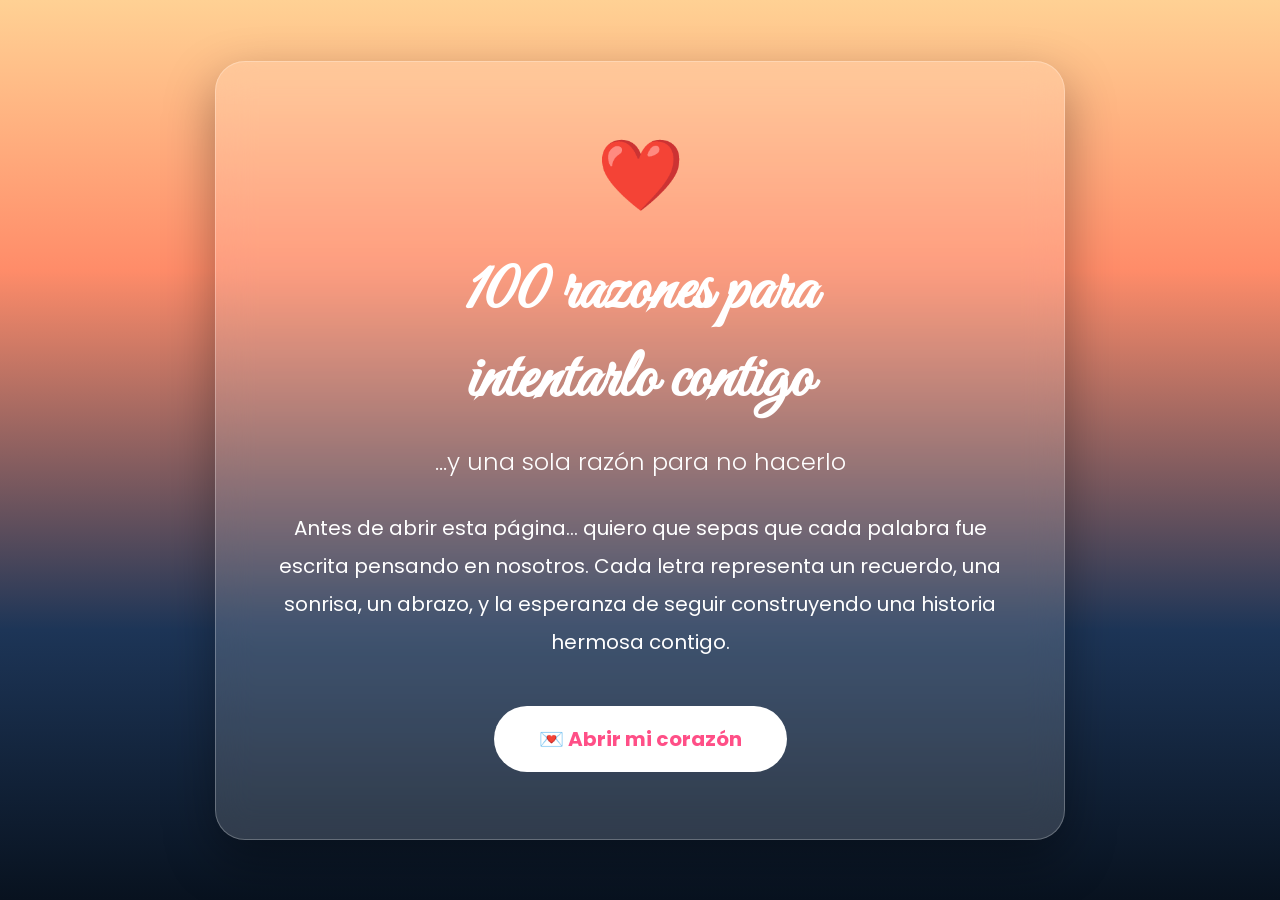
<file: index.html>
<!DOCTYPE html>
<html lang="es">
<head>

<meta charset="UTF-8">
<meta name="viewport" content="width=device-width, initial-scale=1.0">

<title>100 razones para intentarlo contigo ❤️</title>

<link rel="stylesheet" href="style.css">

<link rel="preconnect" href="https://fonts.googleapis.com">
<link rel="preconnect" href="https://fonts.gstatic.com" crossorigin>

<link href="https://fonts.googleapis.com/css2?family=Poppins:wght@300;400;600;700&family=Great+Vibes&display=swap" rel="stylesheet">

</head>

<body>

<div id="particles"></div>

<div class="container">

<div class="glass">

<div class="heart">
❤️
</div>

<h1>
100 razones para<br>
intentarlo contigo
</h1>

<h2>
...y una sola razón para no hacerlo
</h2>

<p class="texto">

Antes de abrir esta página...

quiero que sepas que cada palabra fue escrita pensando en nosotros.

Cada letra representa un recuerdo,
una sonrisa,
un abrazo,
y la esperanza de seguir construyendo una historia hermosa contigo.

</p>

<a href="razones.html" class="boton">

💌 Abrir mi corazón

</a>

</div>

</div>

<script src="script.js"></script>

</body>
</html>
</file>
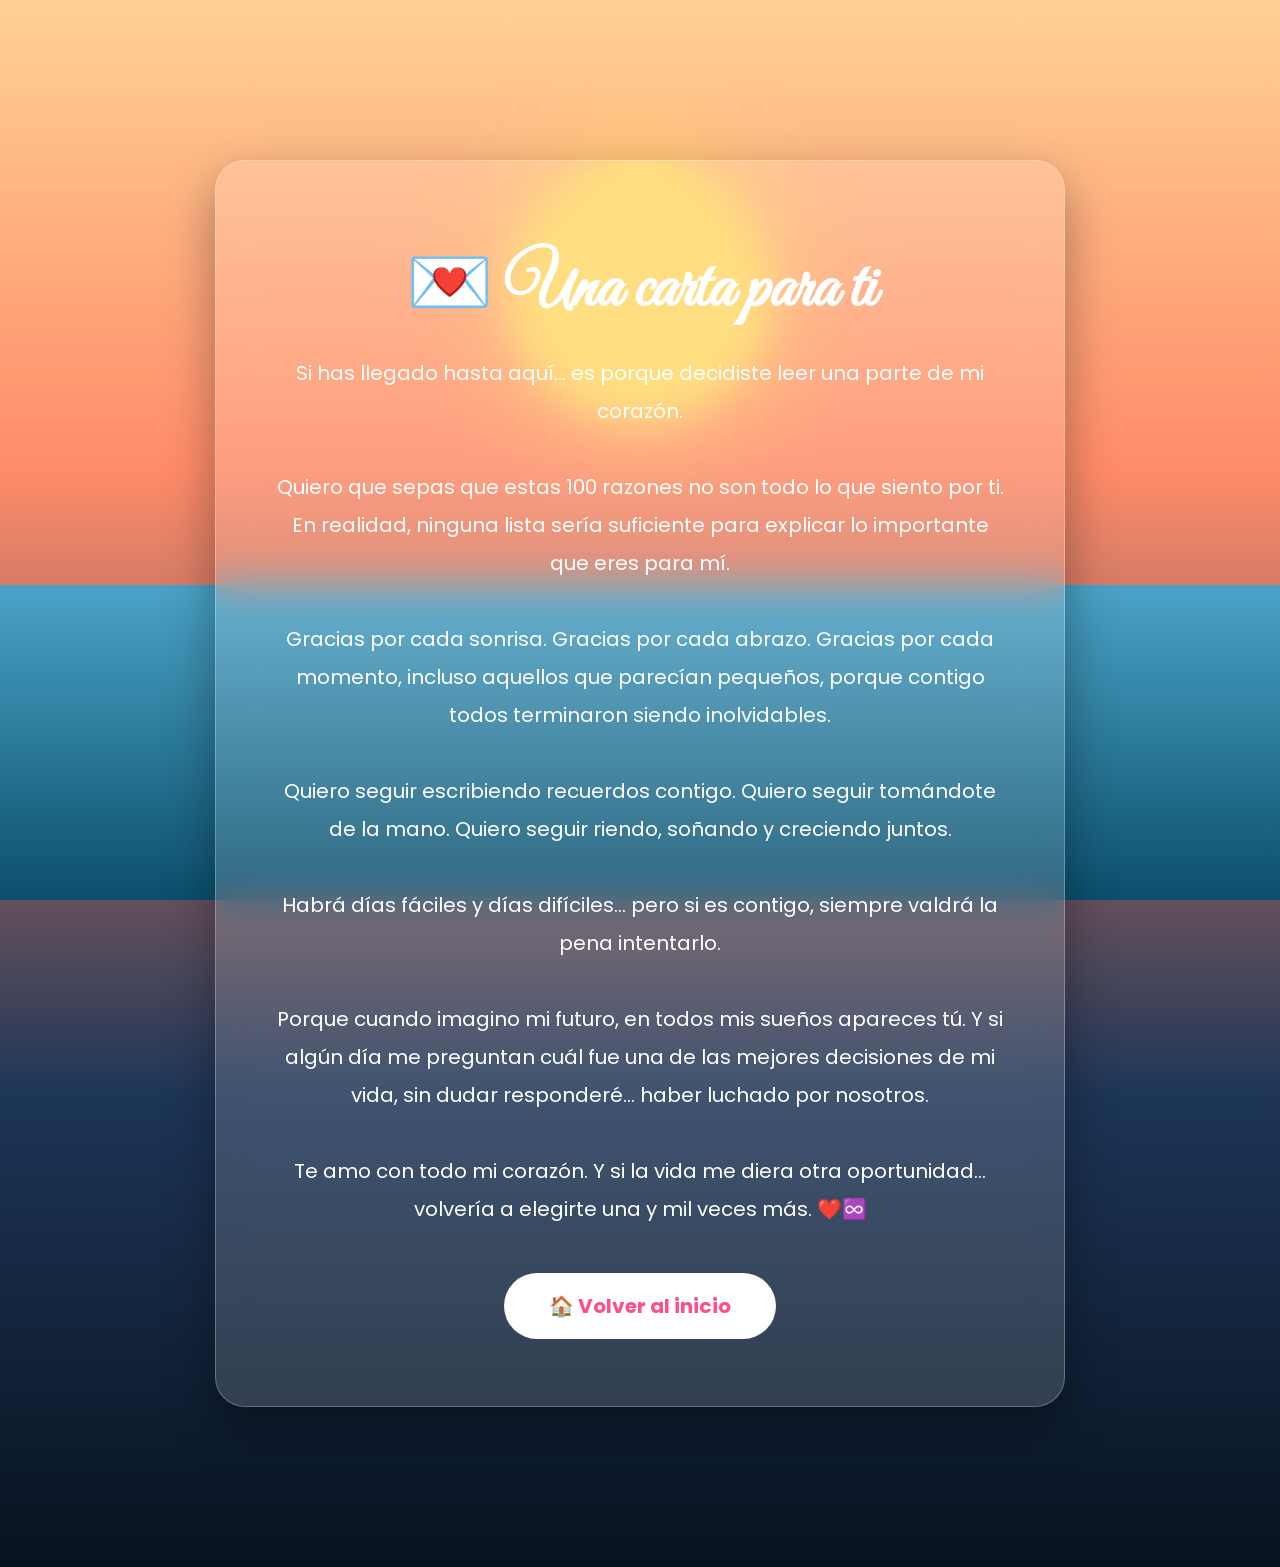
<file: carta.html>
<!DOCTYPE html>
<html lang="es">

<head>

<meta charset="UTF-8">
<meta name="viewport" content="width=device-width, initial-scale=1.0">

<title>Mi Carta ❤️</title>

<link rel="stylesheet" href="style.css">

<link rel="preconnect" href="https://fonts.googleapis.com">

<link rel="preconnect" href="https://fonts.gstatic.com" crossorigin>

<link href="https://fonts.googleapis.com/css2?family=Great+Vibes&family=Poppins:wght@300;400;600&display=swap" rel="stylesheet">

</head>

<body class="page">

<div class="background">
<div class="sun"></div>
<div class="sea"></div>
</div>

<section class="glass" style="max-width:900px;margin:80px auto;">

<h1>💌 Una carta para ti</h1>

<p class="texto">

Si has llegado hasta aquí...

es porque decidiste leer una parte de mi corazón.

<br><br>

Quiero que sepas que estas 100 razones no son todo lo que siento por ti.

En realidad, ninguna lista sería suficiente para explicar lo importante que eres para mí.

<br><br>

Gracias por cada sonrisa.

Gracias por cada abrazo.

Gracias por cada momento, incluso aquellos que parecían pequeños, porque contigo todos terminaron siendo inolvidables.

<br><br>

Quiero seguir escribiendo recuerdos contigo.

Quiero seguir tomándote de la mano.

Quiero seguir riendo, soñando y creciendo juntos.

<br><br>

Habrá días fáciles y días difíciles...

pero si es contigo,

siempre valdrá la pena intentarlo.

<br><br>

Porque cuando imagino mi futuro,

en todos mis sueños apareces tú.

Y si algún día me preguntan cuál fue una de las mejores decisiones de mi vida,

sin dudar responderé...

haber luchado por nosotros.

<br><br>

Te amo con todo mi corazón.

Y si la vida me diera otra oportunidad...

volvería a elegirte una y mil veces más.

❤️♾️

</p>

<a href="index.html" class="boton">

🏠 Volver al inicio

</a>

</section>

<script src="script.js"></script>

</body>

</html>
</file>
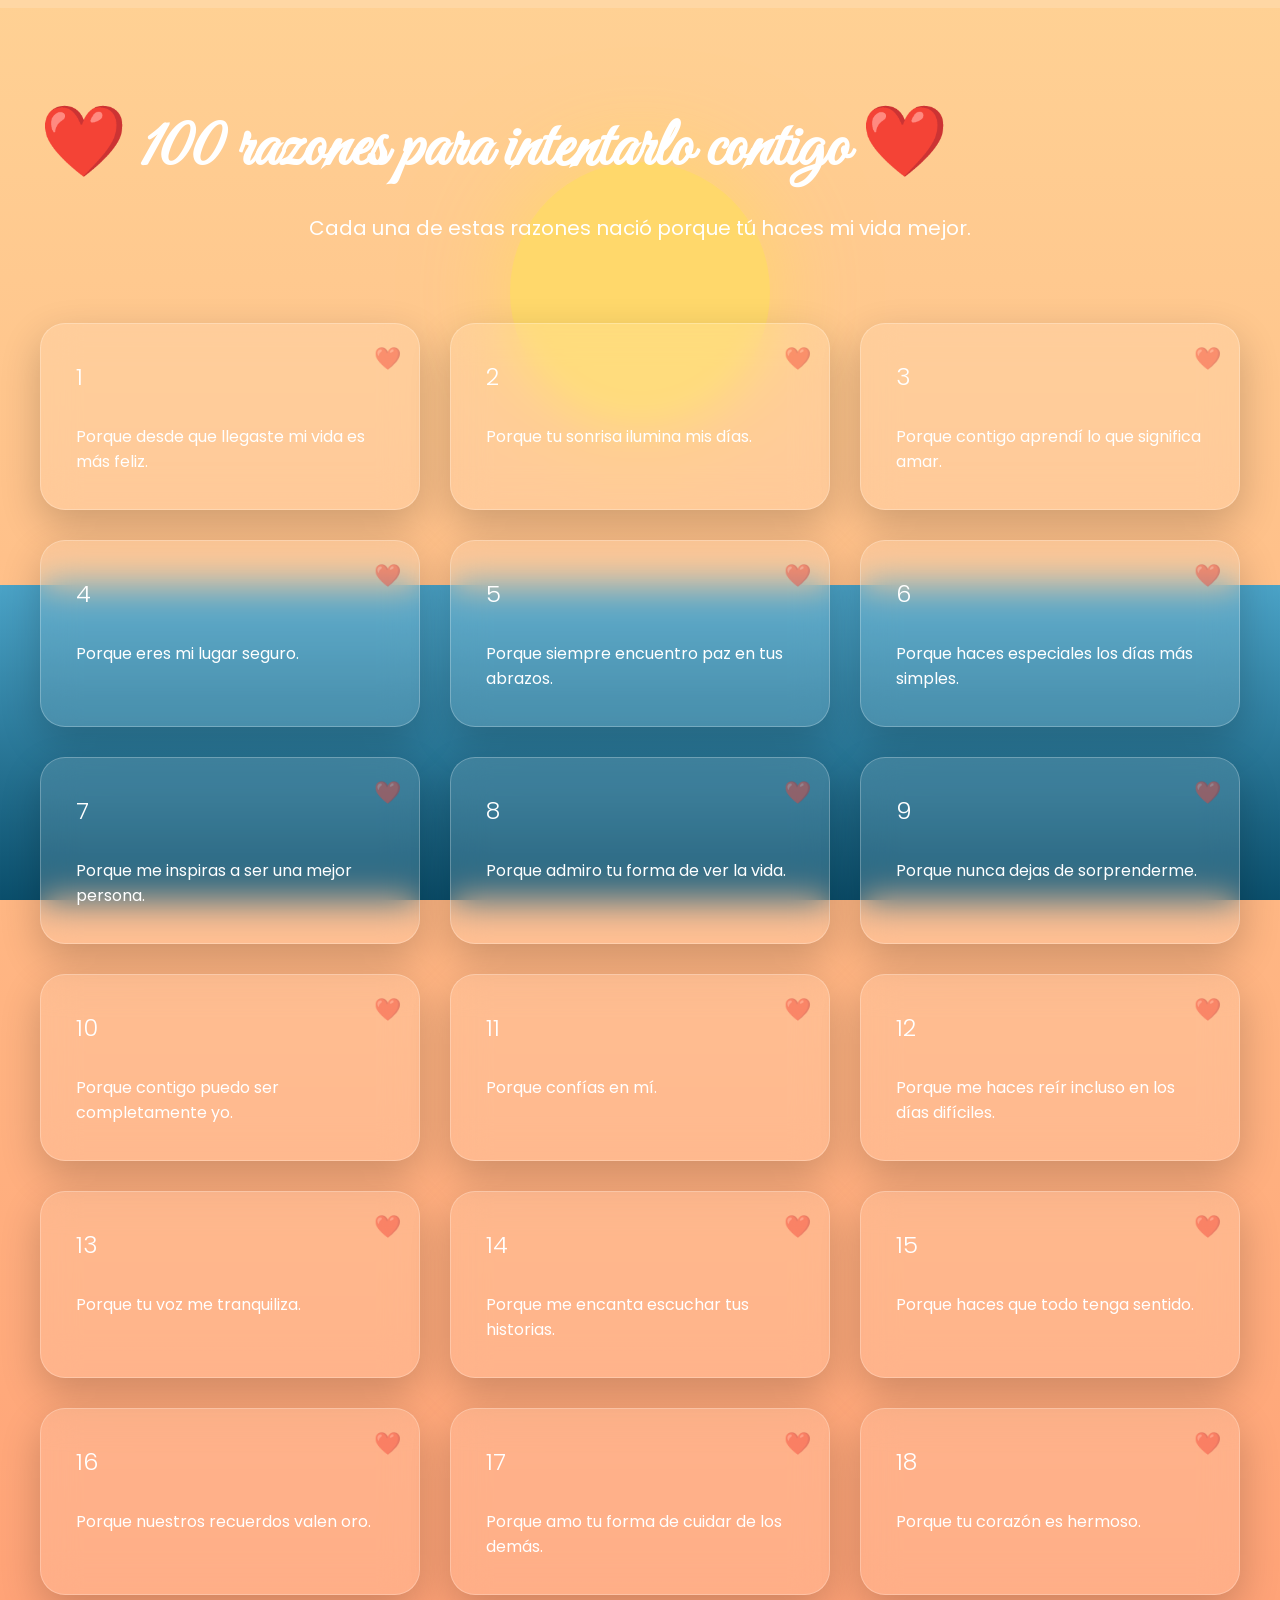
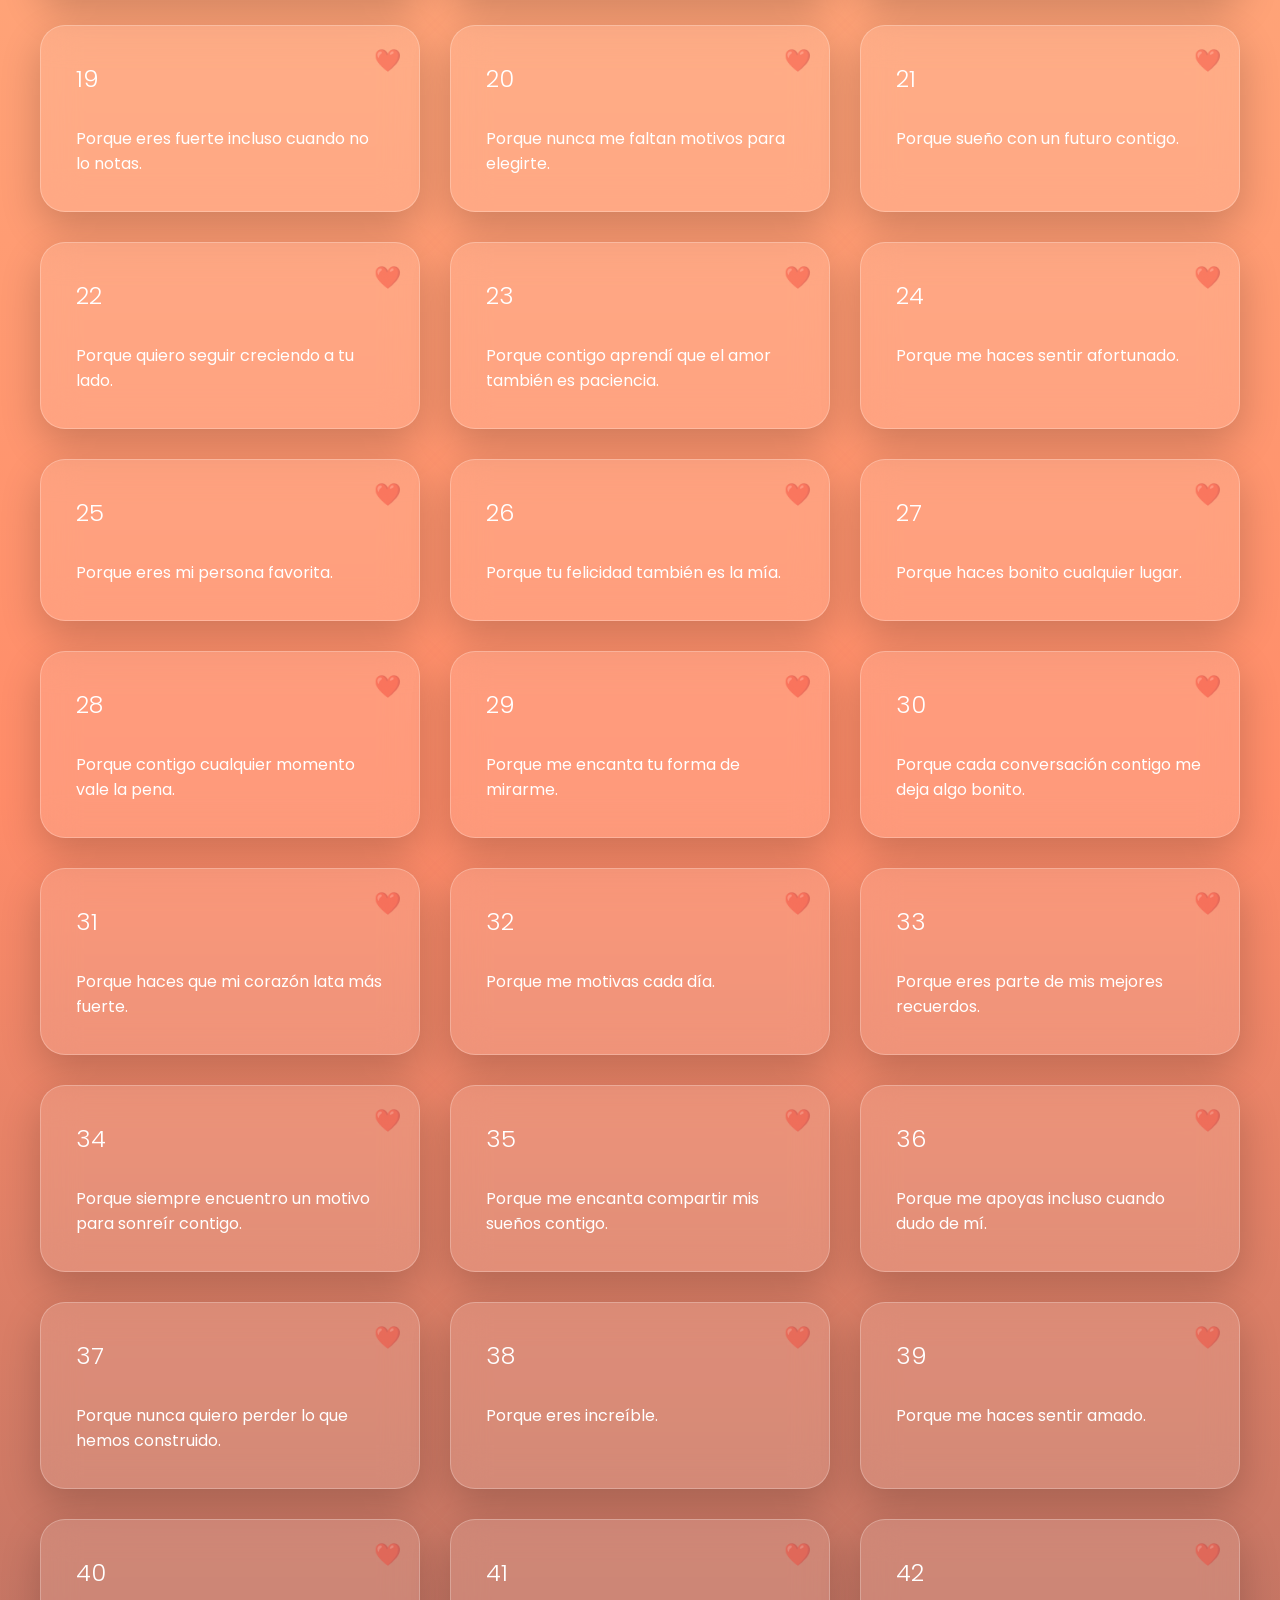
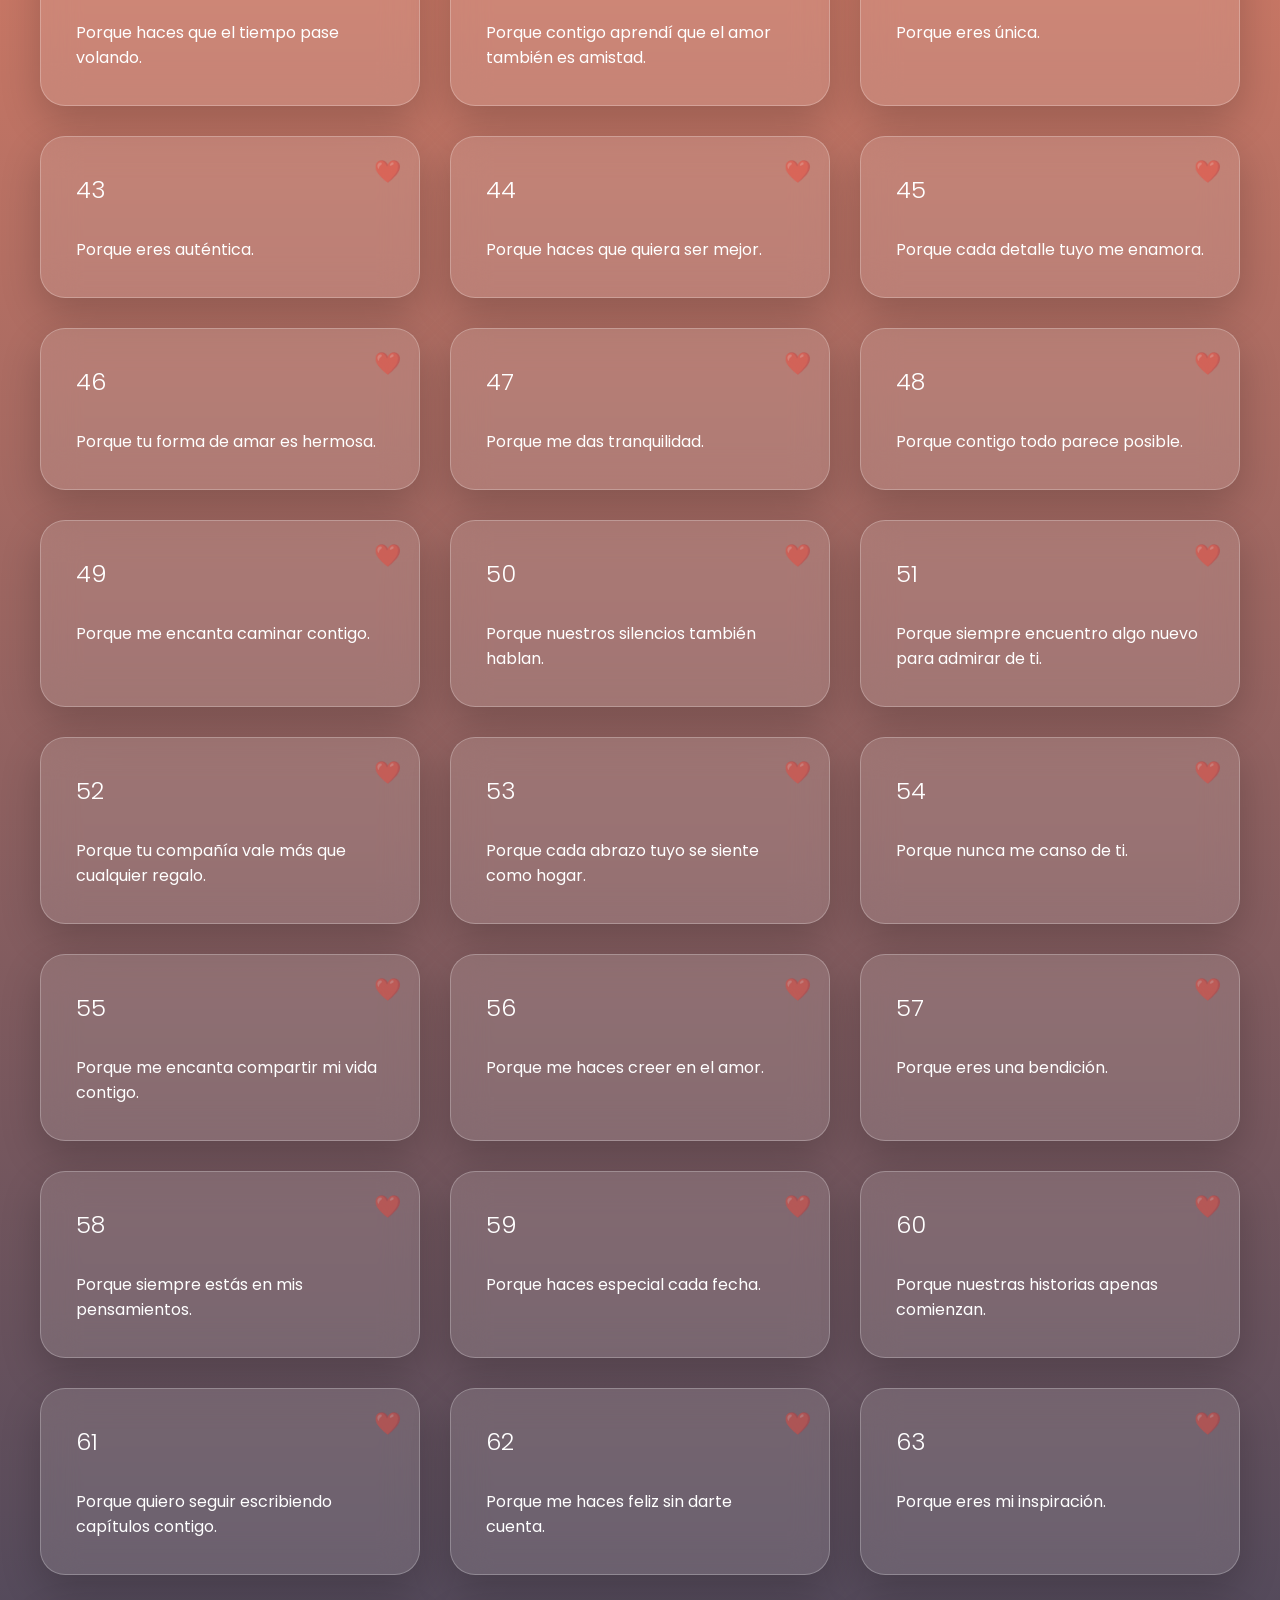
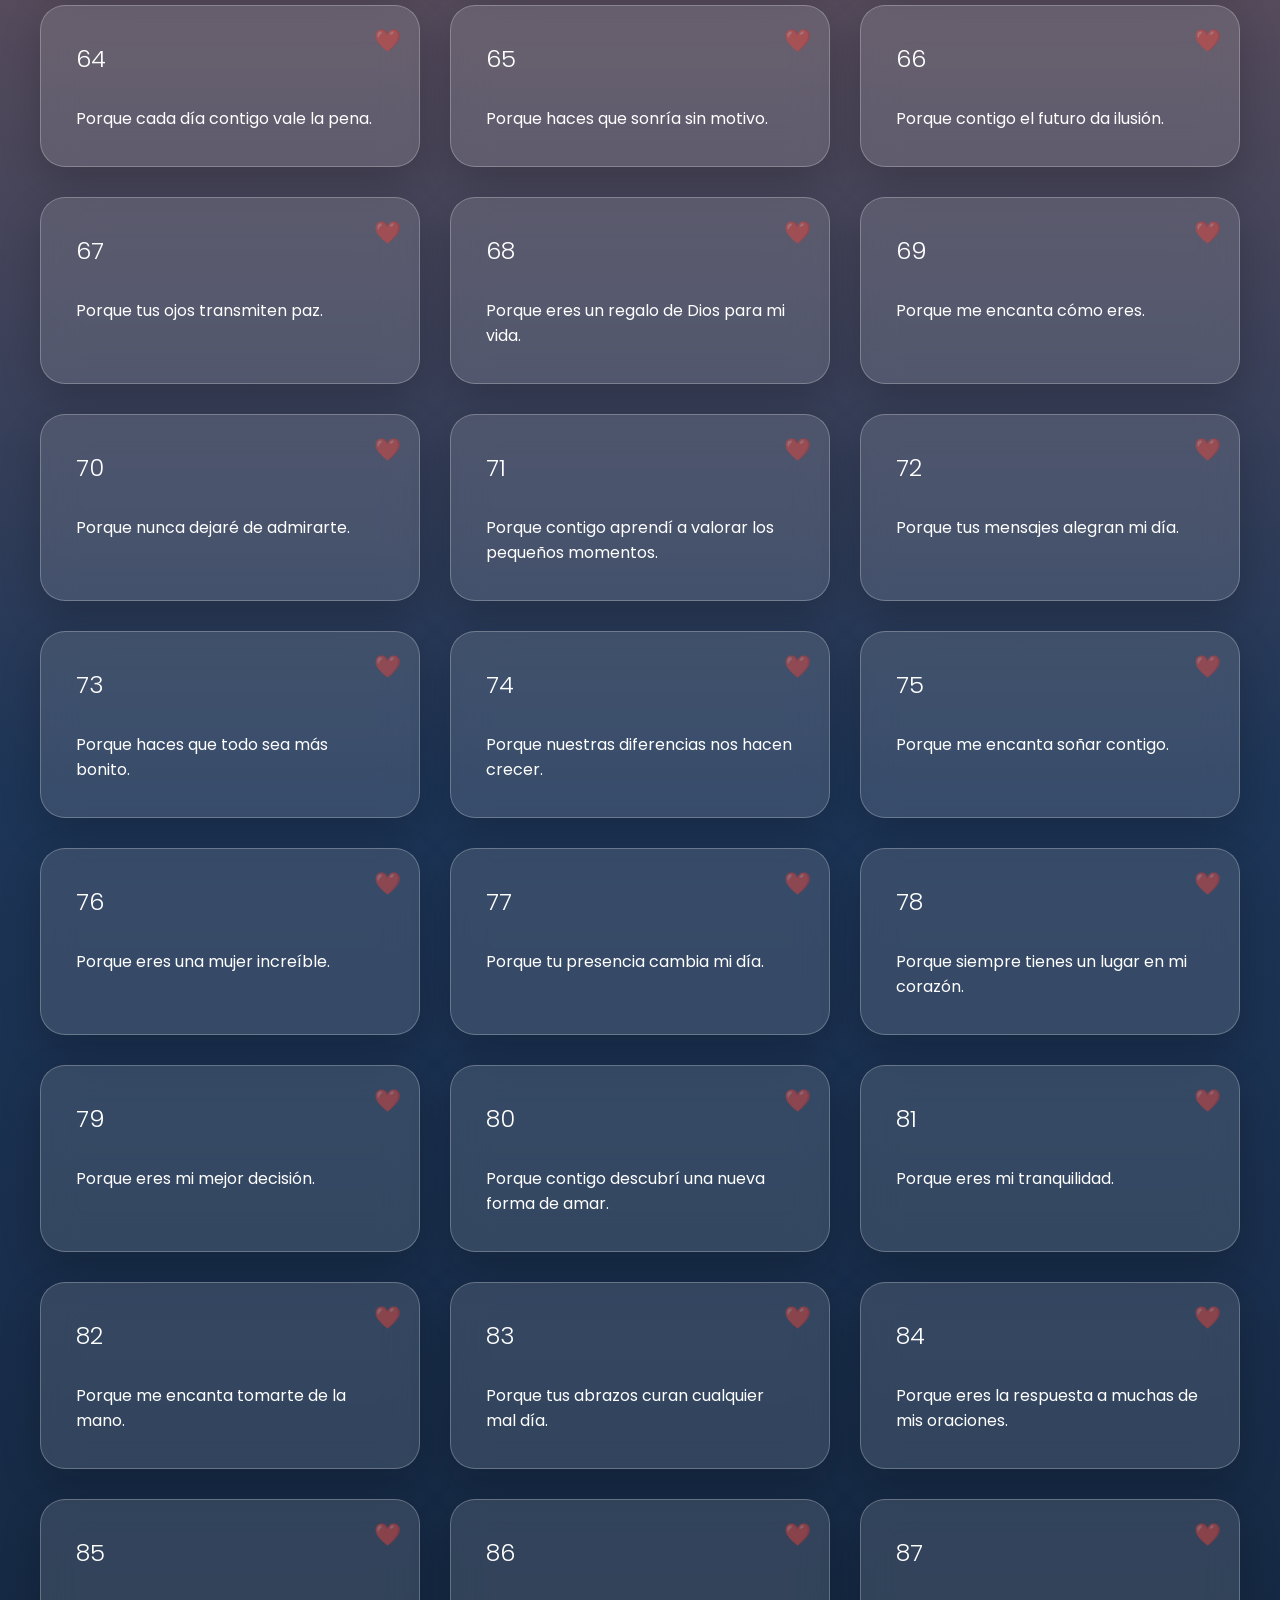
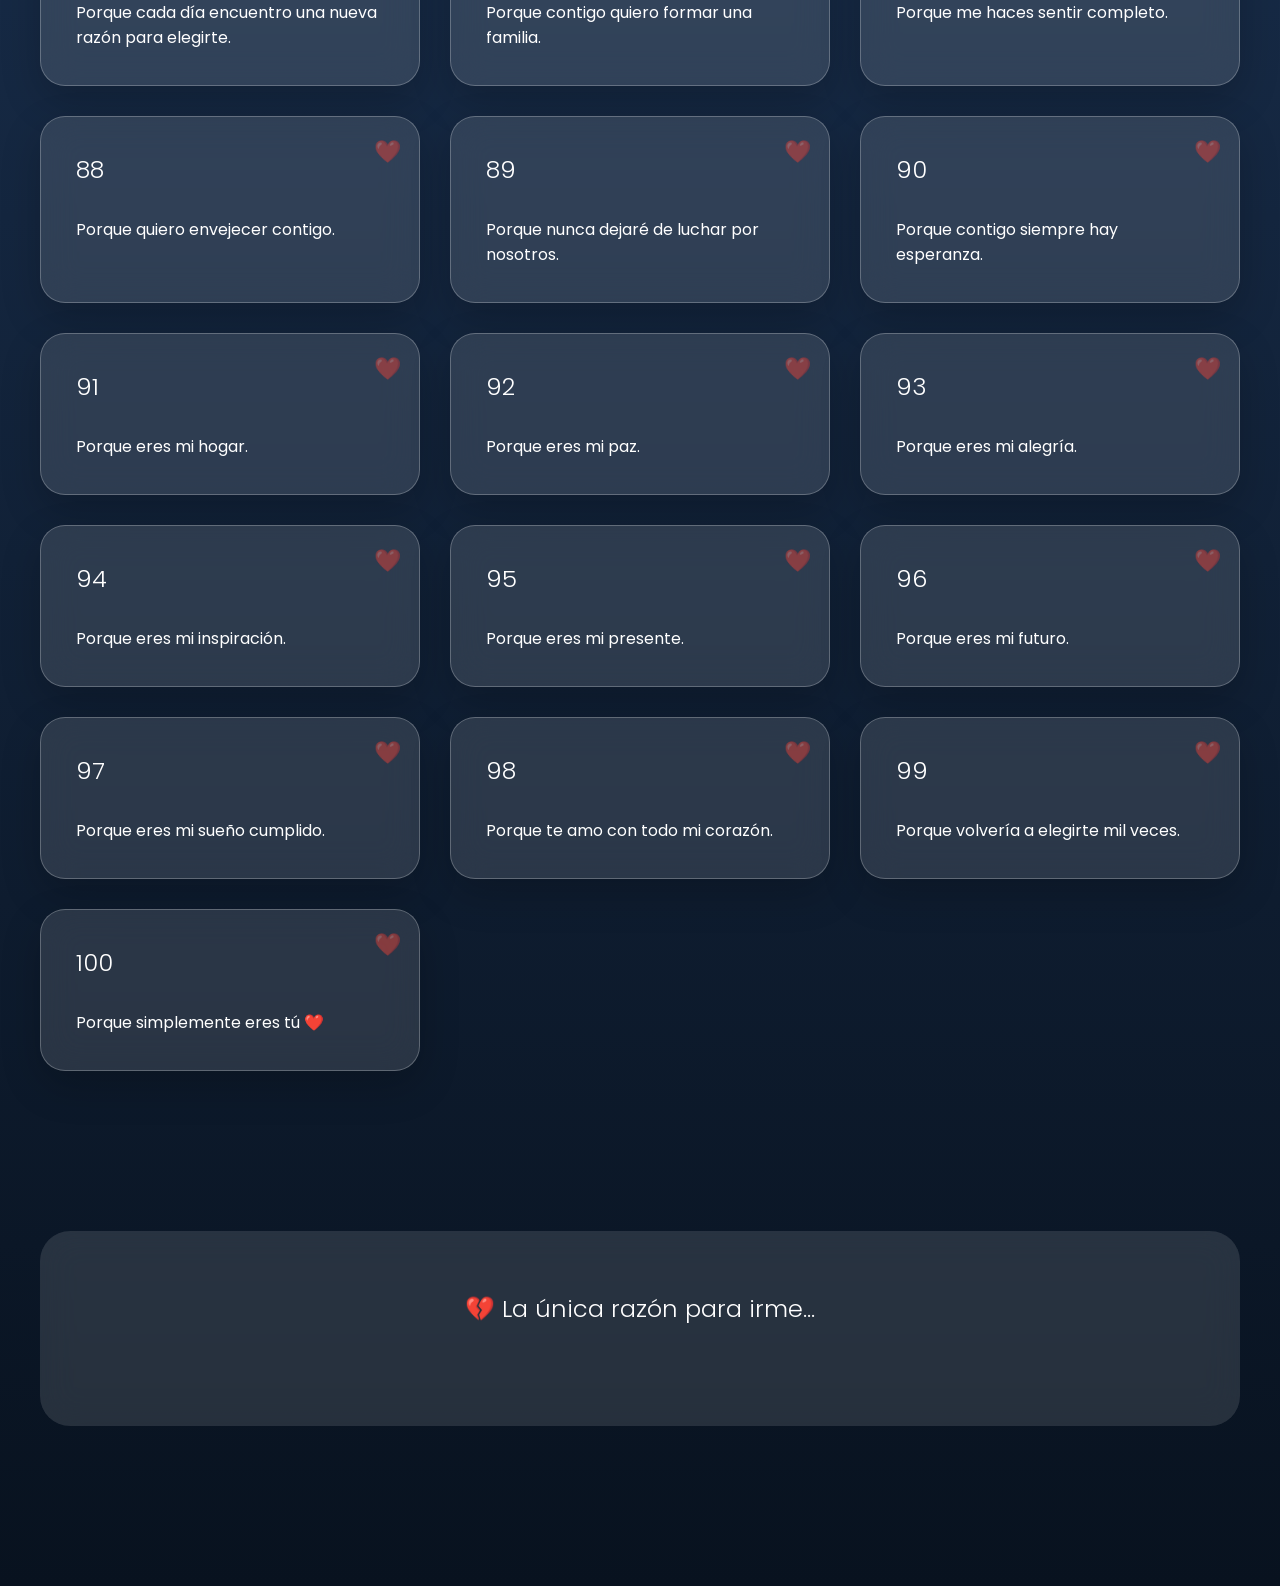
<file: razones.html>
<!DOCTYPE html>
<html lang="es">

<head>

<meta charset="UTF-8">
<meta name="viewport" content="width=device-width, initial-scale=1.0">

<title>100 Razones ❤️</title>

<link rel="stylesheet" href="style.css">

<link rel="preconnect" href="https://fonts.googleapis.com">

<link rel="preconnect" href="https://fonts.gstatic.com" crossorigin>

<link href="https://fonts.googleapis.com/css2?family=Great+Vibes&family=Poppins:wght@300;400;600;700&display=swap" rel="stylesheet">

</head>

<body class="page">
<div class="progress">
    <div class="progress-bar" id="progressBar"></div>
</div>
<div id="particles"></div>

<div class="background">

<div class="sun"></div>

<div class="sea"></div>

</div>

<section class="reasons-container">

<h1>❤️ 100 razones para intentarlo contigo ❤️</h1>

<p class="sub">
Cada una de estas razones nació porque tú haces mi vida mejor.
</p>

<div class="cards">

<div class="cards" id="contenedorRazones"></div>
</div>

<div class="final-box">

<h2 id="tituloFinal">💔 La única razón para irme...</h2>

<h1 id="mensajeFinal" class="infinito"></h1>

<a href="carta.html" class="boton" id="btnCarta" style="display:none;">
💌 Leer la última carta
</a>

</div>

</section>

<script src="script.js"></script>

</body>

</html>
</file>
<file: style.css>
/* ===========================
   RESET
=========================== */

*{
    margin:0;
    padding:0;
    box-sizing:border-box;
}

body{
    font-family:'Poppins',sans-serif;
    min-height:100vh;
    display:flex;
    justify-content:center;
    align-items:center;
    background:linear-gradient(to top,#08121f 0%,#1d3557 30%,#ff8c69 70%,#ffd194 100%);
}

/* ===========================
   FONDO
=========================== */

.background{
    position:fixed;
    inset:0;
    overflow:hidden;
    z-index:-2;
}

.sun{
    position:absolute;
    width:260px;
    height:260px;
    border-radius:50%;
    background:#ffd86b;
    left:50%;
    top:18%;
    transform:translateX(-50%);
    box-shadow:0 0 100px #ffd86b;
}

.sea{
    position:absolute;
    bottom:0;
    width:100%;
    height:35%;
    background:linear-gradient(to bottom,#4ba3c7,#0b4f6c);
}

/* ===========================
   CONTENEDOR
=========================== */

.container{
    width:100%;
    display:flex;
    justify-content:center;
    align-items:center;
    padding:20px;
}

.glass{
    width:850px;
    max-width:95%;
    padding:60px;
    border-radius:30px;
    background:rgba(255,255,255,.15);
    backdrop-filter:blur(18px);
    border:1px solid rgba(255,255,255,.25);
    box-shadow:0 20px 50px rgba(0,0,0,.35);
    text-align:center;
    animation:aparecer 1s ease;
    transition:.35s;
}

@keyframes aparecer{

from{
opacity:0;
transform:translateY(50px);
}

to{
opacity:1;
transform:translateY(0);
}

}

/* ===========================
   TEXTOS
=========================== */

.small-title{
    color:white;
    letter-spacing:3px;
    font-size:13px;
}

.heart{
    font-size:70px;
    animation:latido 1.4s infinite;
    margin-bottom:20px;
}

@keyframes latido{

0%,100%{
transform:scale(1);
}

50%{
transform:scale(1.18);
}

}

h1{
    font-family:'Great Vibes',cursive;
    color:white;
    font-size:70px;
    margin:20px 0;
}

h2{
    color:white;
    font-weight:300;
    margin-bottom:30px;
}

.texto{
    color:white;
    font-size:20px;
    line-height:1.9;
    margin-bottom:45px;
}

/* ===========================
   BOTÓN
=========================== */

.boton{

display:inline-block;

padding:18px 45px;

border-radius:60px;

background:white;

color:#ff4f87;

font-weight:bold;

text-decoration:none;

font-size:20px;

transition:.35s;

position:relative;

overflow:hidden;

}

.boton:hover{

transform:translateY(-6px);

box-shadow:0 12px 30px rgba(255,90,150,.45);

}

.boton::before{

content:"";

position:absolute;

left:-120%;

top:0;

width:70%;

height:100%;

background:rgba(255,255,255,.5);

transform:skewX(-25deg);

transition:.7s;

}

.boton:hover::before{

left:150%;

}

/* ===========================
   CORAZONES
=========================== */

#particles{

position:fixed;

inset:0;

pointer-events:none;

overflow:hidden;

}

@keyframes caer{

0%{

transform:translateY(-100px) rotate(0deg);

}

100%{

transform:translateY(120vh) rotate(360deg);

}

}

/* ===========================
   RESPONSIVE
=========================== */

@media(max-width:768px){

.glass{

padding:35px;

}

h1{

font-size:48px;

}

.texto{

font-size:17px;

}

}
.card{
    position:relative;
    background:rgba(255,255,255,.12);
    backdrop-filter:blur(18px);
    border:1px solid rgba(255,255,255,.25);
    border-radius:25px;
    padding:35px;
    color:white;
    overflow:hidden;
    cursor:pointer;

    transform-style:preserve-3d;

    transition:
    transform .35s,
    box-shadow .35s,
    border .35s;

    box-shadow:0 15px 40px rgba(0,0,0,.2);

    opacity:0;
    transform:translateY(50px);
}

.card.show{
    opacity:1;
    transform:translateY(0);
}
/*=========================
BARRA DE PROGRESO
=========================*/

.progress{
    position:fixed;
    top:0;
    left:0;
    width:100%;
    height:8px;
    background:rgba(255,255,255,.15);
    z-index:9999;
}

.progress-bar{
    width:0%;
    height:100%;
    background:linear-gradient(90deg,#ff4f87,#ffd86b,#ffffff);
    transition:.15s;
    box-shadow:0 0 20px #ffd86b;
}
#mensajeFinal{

opacity:0;

animation:aparecerFinal 2s forwards;

animation-play-state:paused;

}

#btnCarta{

margin-top:40px;

}

@keyframes aparecerFinal{

from{

opacity:0;
transform:translateY(40px);

}

to{

opacity:1;
transform:translateY(0);

}
}
.card:hover{

transform:
translateY(-15px)
rotateX(6deg)
rotateY(-6deg)
scale(1.03);

box-shadow:
0 25px 60px rgba(255,105,180,.35);

border:1px solid rgba(255,255,255,.6);

}
.card::before{

content:"";

position:absolute;

top:0;

left:-160%;

width:70%;

height:100%;

background:linear-gradient(

90deg,

transparent,

rgba(255,255,255,.45),

transparent

);

transform:skewX(-25deg);

transition:1s;

}

.card:hover::before{

left:170%;

}

.card::after{

content:"❤️";

position:absolute;

top:18px;

right:18px;

font-size:22px;

opacity:.45;

transition:.3s;

}

.card:hover::after{

opacity:1;

transform:scale(1.25);

}
/* ==========================================
   PÁGINA RAZONES
========================================== */

.page{
    overflow-y:auto;
    display:block;
    min-height:100vh;
    padding:80px 20px;
}

.reasons-container{
    max-width:1200px;
    margin:auto;
}

.sub{
    color:white;
    text-align:center;
    font-size:20px;
    margin-bottom:40px;
}

.cards{
    display:grid;
    grid-template-columns:repeat(auto-fit,minmax(300px,1fr));
    gap:30px;
    margin-top:40px;
    margin-bottom:80px;
}

.final-box{
    text-align:center;
    background:rgba(255,255,255,.12);
    backdrop-filter:blur(18px);
    border-radius:30px;
    padding:60px;
    margin-bottom:80px;
}

.infinito{
    color:#FFD86B;
    margin:40px 0;
}
</file>
